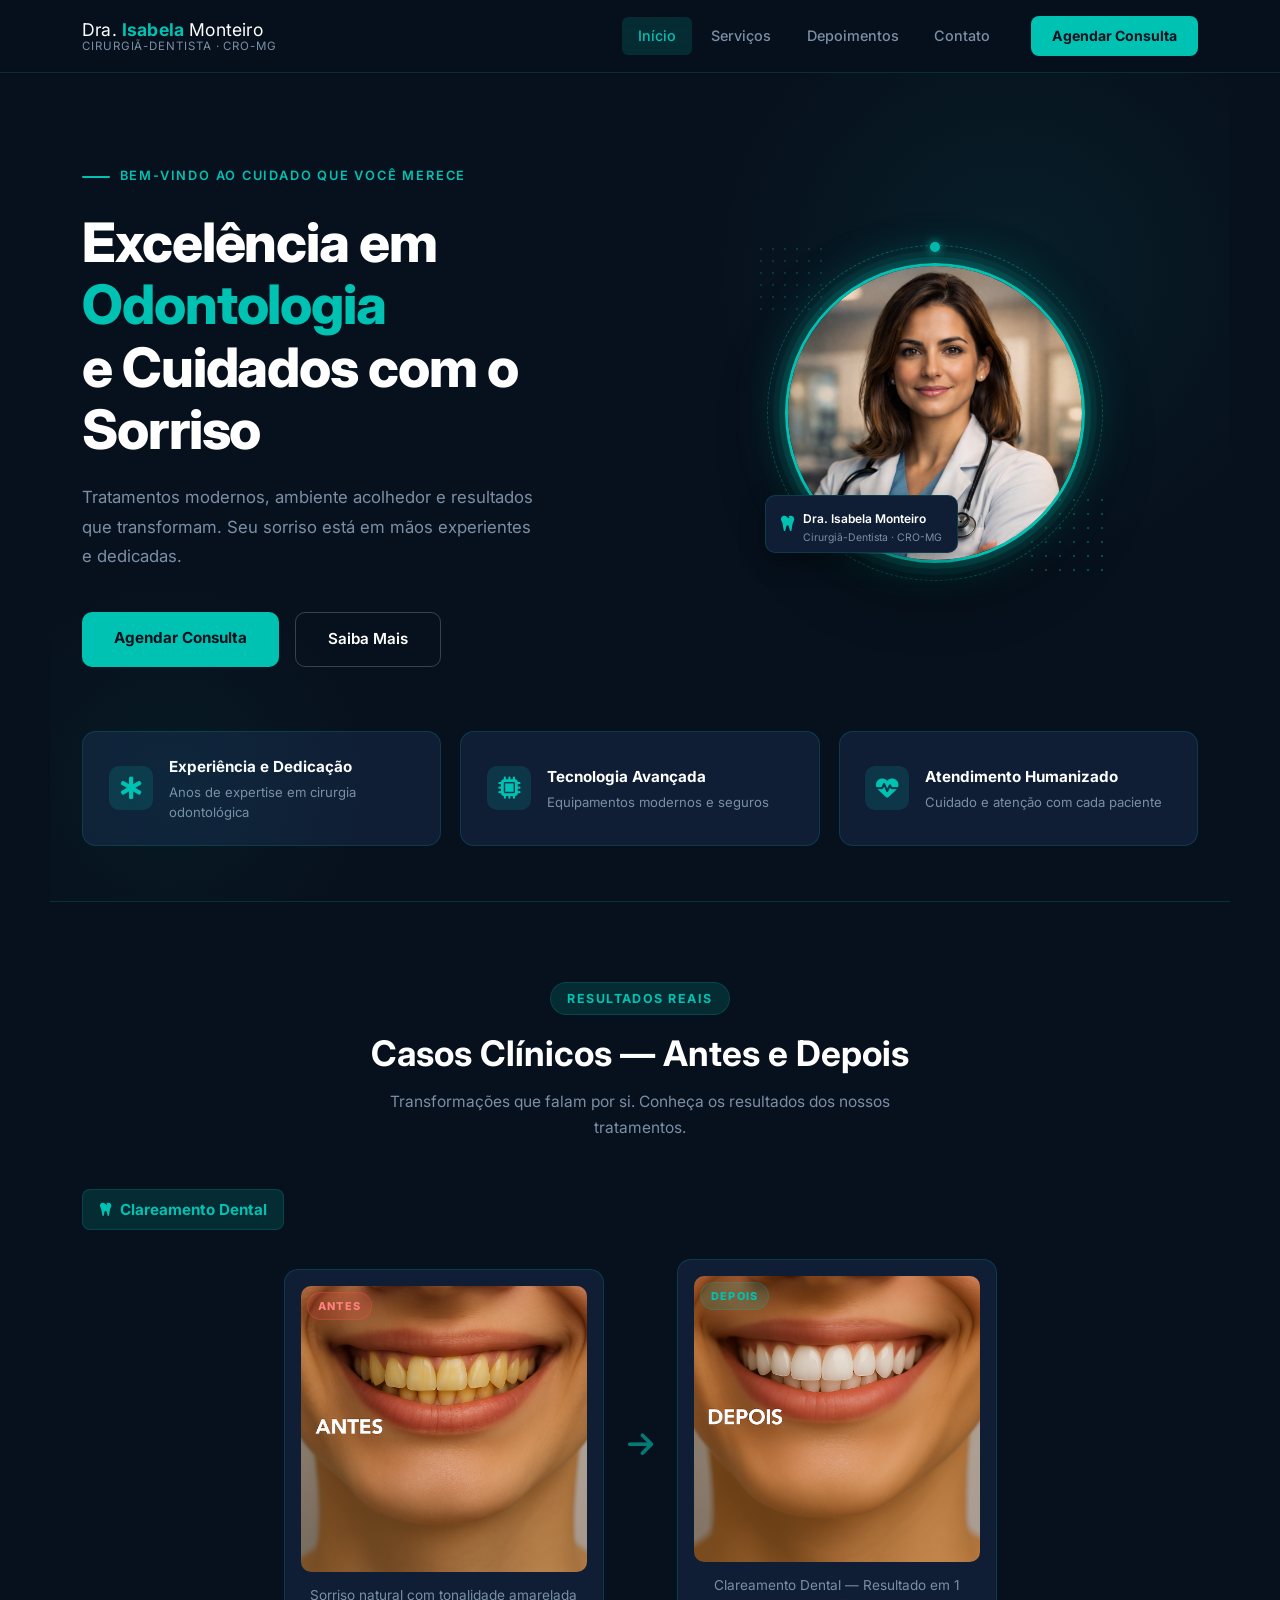
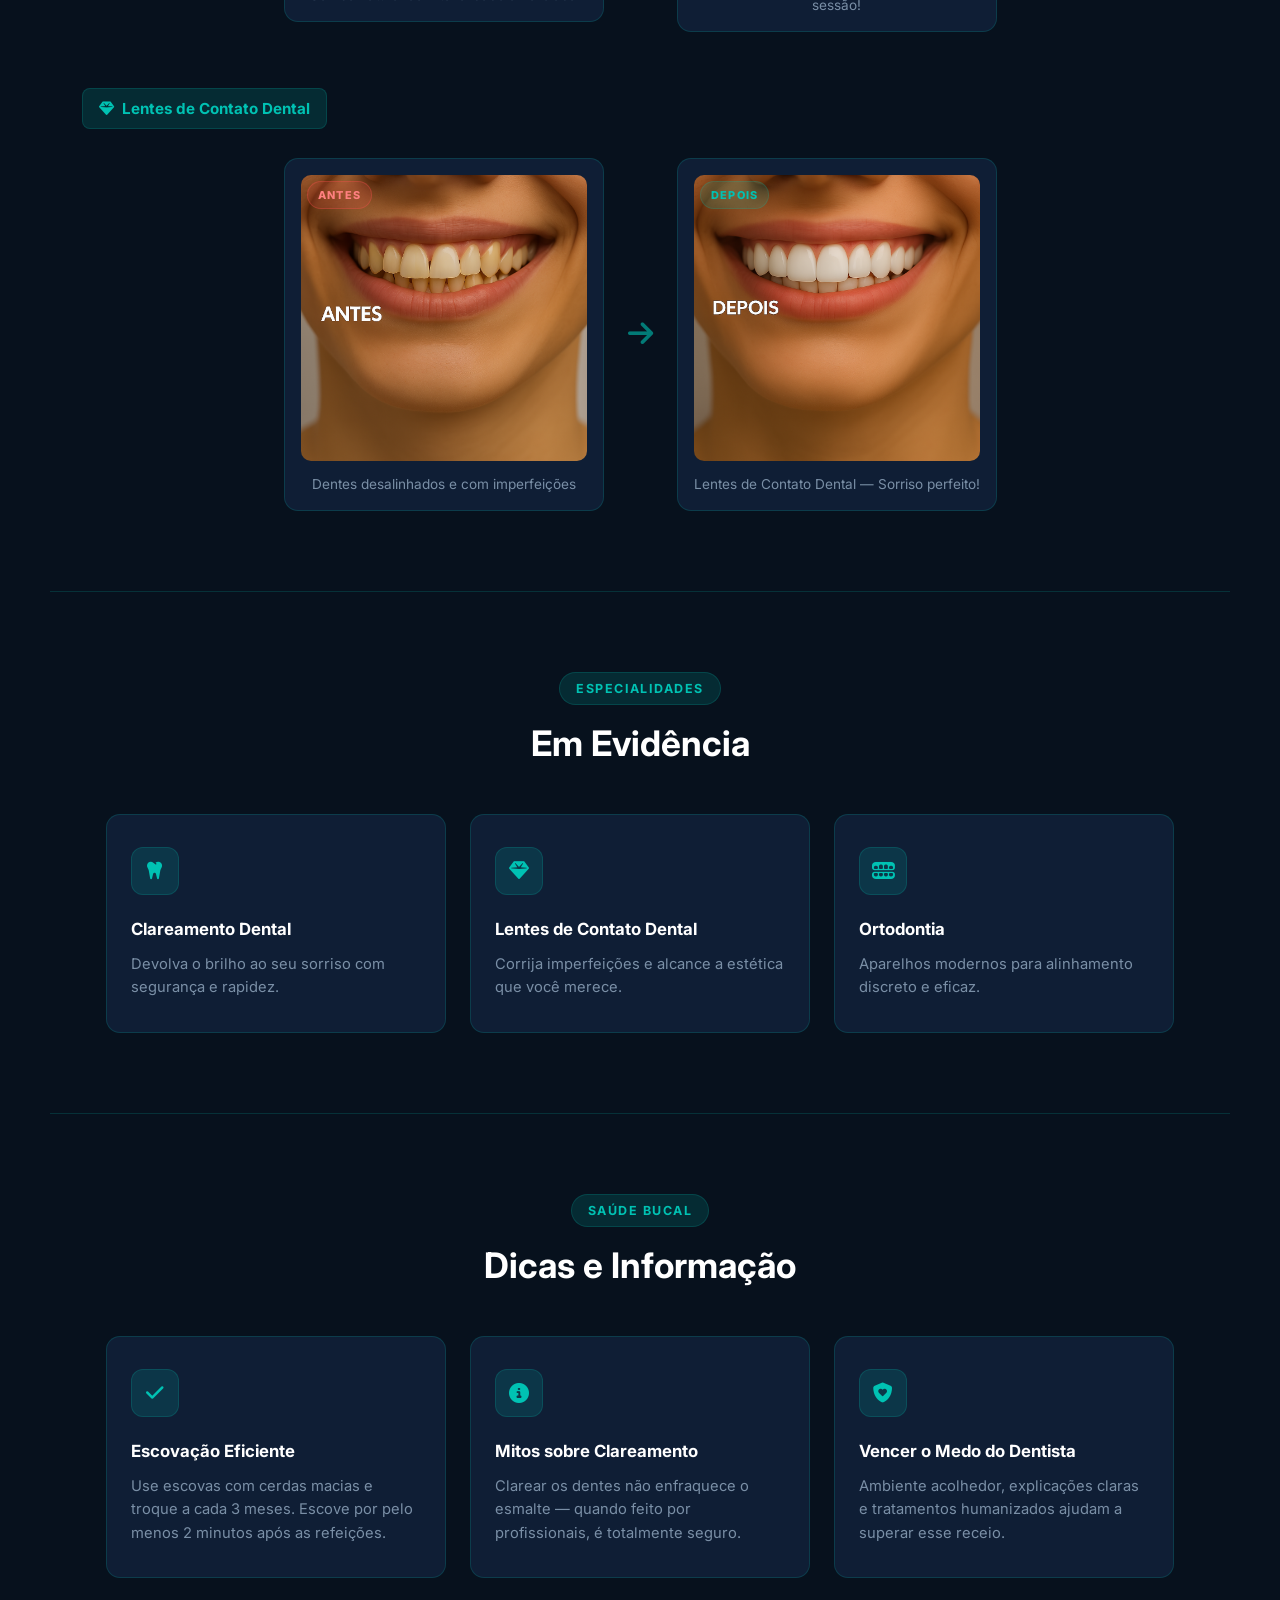
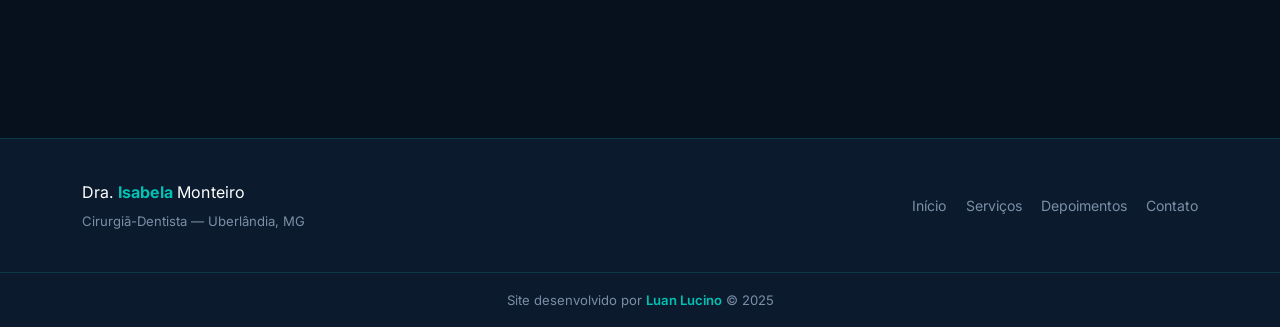
<file: index.html>
<!DOCTYPE html>
<html lang="pt-BR">
<head>
  <meta charset="UTF-8" />
  <meta name="viewport" content="width=device-width, initial-scale=1.0" />
  <title>Dra. Isabela Monteiro — Cirurgiã-Dentista</title>
  <link rel="stylesheet" href="estilos/reset.css" />
  <link rel="stylesheet" href="estilos/landpage.css" />
  <link rel="stylesheet" href="https://cdnjs.cloudflare.com/ajax/libs/font-awesome/6.4.0/css/all.min.css" />
  <link rel="preconnect" href="https://fonts.googleapis.com" />
  <link rel="preconnect" href="https://fonts.gstatic.com" crossorigin />
  <link href="https://fonts.googleapis.com/css2?family=Inter:wght@300;400;500;600;700;800&display=swap" rel="stylesheet" />
  <script defer src="script.js"></script>
</head>
<body class="fade-in">

  <!-- Navbar -->
  <header>
    <div class="navbar-container">
      <div class="brand">
        <span class="brand-name">Dra. <strong>Isabela</strong> Monteiro</span>
        <span class="brand-sub">Cirurgiã-Dentista · CRO-MG</span>
      </div>
      <nav class="menu-navbar">
        <div class="menu-toggle" id="menu-toggle">
          <i class="fa-solid fa-bars"></i>
        </div>
        <ul class="nav-list" id="nav-list">
          <li><a href="index.html" class="active">Início</a></li>
          <li><a href="paginas/servicos.html">Serviços</a></li>
          <li><a href="paginas/depoimentos.html">Depoimentos</a></li>
          <li><a href="paginas/contato.html">Contato</a></li>
        </ul>
        <a href="paginas/contato.html" class="btn-agendar">Agendar Consulta</a>
      </nav>
    </div>
  </header>

  <main>

    <!-- Hero -->
    <section id="hero">
      <div class="hero-content">

        <!-- Texto -->
        <div class="hero-text">
          <p class="hero-subtitle">Bem-vindo ao cuidado que você merece</p>
          <h1>
            Excelência em<br>
            <span class="highlight">Odontologia</span><br>
            e Cuidados com o Sorriso
          </h1>
          <p class="hero-description">
            Tratamentos modernos, ambiente acolhedor e resultados que transformam.
            Seu sorriso está em mãos experientes e dedicadas.
          </p>
          <div class="hero-buttons">
            <a href="paginas/contato.html" class="btn-primary">Agendar Consulta</a>
            <a href="paginas/servicos.html" class="btn-secondary">Saiba Mais</a>
          </div>
        </div>

        <!-- Foto -->
        <div class="hero-image">
          <div class="photo-wrapper">
            <div class="photo-ring"></div>
            <img src="imagens/foto-perfil.png" alt="Dra. Isabela Monteiro — Cirurgiã-Dentista" />
            <div class="photo-accent"></div>
            <div class="photo-accent-2"></div>
            <div class="photo-badge">
              <i class="fa-solid fa-tooth"></i>
              <div>
                <span>Dra. Isabela Monteiro<small>Cirurgiã-Dentista · CRO-MG</small></span>
              </div>
            </div>
          </div>
        </div>

      </div>

      <!-- Destaques -->
      <div class="highlights">
        <div class="highlight-card">
          <i class="fa-solid fa-star-of-life"></i>
          <div>
            <h3>Experiência e Dedicação</h3>
            <p>Anos de expertise em cirurgia odontológica</p>
          </div>
        </div>
        <div class="highlight-card">
          <i class="fa-solid fa-microchip"></i>
          <div>
            <h3>Tecnologia Avançada</h3>
            <p>Equipamentos modernos e seguros</p>
          </div>
        </div>
        <div class="highlight-card">
          <i class="fa-solid fa-heart-pulse"></i>
          <div>
            <h3>Atendimento Humanizado</h3>
            <p>Cuidado e atenção com cada paciente</p>
          </div>
        </div>
      </div>
    </section>

    <!-- Casos Clínicos -->
    <section id="casos-clinicos">
      <div class="section-header">
        <span class="section-tag">Resultados Reais</span>
        <h2>Casos Clínicos — Antes e Depois</h2>
        <p>Transformações que falam por si. Conheça os resultados dos nossos tratamentos.</p>
      </div>

      <div class="caso-group">
        <div class="caso-label"><i class="fa-solid fa-tooth"></i> Clareamento Dental</div>
        <div class="imagem-casos">
          <div class="imagem-card">
            <span class="badge antes">ANTES</span>
            <img src="imagens/clareamento-antes.png" alt="Antes do Clareamento Dental" />
            <p>Sorriso natural com tonalidade amarelada</p>
          </div>
          <div class="arrow-divider"><i class="fa-solid fa-arrow-right"></i></div>
          <div class="imagem-card">
            <span class="badge depois">DEPOIS</span>
            <img src="imagens/clareamento-depois.png" alt="Depois do Clareamento Dental" />
            <p>Clareamento Dental — Resultado em 1 sessão!</p>
          </div>
        </div>
      </div>

      <div class="caso-group">
        <div class="caso-label"><i class="fa-solid fa-gem"></i> Lentes de Contato Dental</div>
        <div class="imagem-casos">
          <div class="imagem-card">
            <span class="badge antes">ANTES</span>
            <img src="imagens/lentes-contato-antes.png" alt="Antes das Lentes de Contato Dental" />
            <p>Dentes desalinhados e com imperfeições</p>
          </div>
          <div class="arrow-divider"><i class="fa-solid fa-arrow-right"></i></div>
          <div class="imagem-card">
            <span class="badge depois">DEPOIS</span>
            <img src="imagens/lentes-contato-depois.png" alt="Depois das Lentes de Contato Dental" />
            <p>Lentes de Contato Dental — Sorriso perfeito!</p>
          </div>
        </div>
      </div>
    </section>

    <!-- Especialidades -->
    <section id="servicos-destaque">
      <div class="section-header">
        <span class="section-tag">Especialidades</span>
        <h2>Em Evidência</h2>
      </div>
      <div class="card-container">
        <div class="card">
          <div class="card-icon"><i class="fa-solid fa-tooth"></i></div>
          <h3>Clareamento Dental</h3>
          <p>Devolva o brilho ao seu sorriso com segurança e rapidez.</p>
        </div>
        <div class="card">
          <div class="card-icon"><i class="fa-solid fa-gem"></i></div>
          <h3>Lentes de Contato Dental</h3>
          <p>Corrija imperfeições e alcance a estética que você merece.</p>
        </div>
        <div class="card">
          <div class="card-icon"><i class="fa-solid fa-teeth-open"></i></div>
          <h3>Ortodontia</h3>
          <p>Aparelhos modernos para alinhamento discreto e eficaz.</p>
        </div>
      </div>
    </section>

    <!-- Dicas -->
    <section id="conteudo-educativo">
      <div class="section-header">
        <span class="section-tag">Saúde Bucal</span>
        <h2>Dicas e Informação</h2>
      </div>
      <div class="card-container">
        <div class="card">
          <div class="card-icon"><i class="fa-solid fa-check"></i></div>
          <h3>Escovação Eficiente</h3>
          <p>Use escovas com cerdas macias e troque a cada 3 meses. Escove por pelo menos 2 minutos após as refeições.</p>
        </div>
        <div class="card">
          <div class="card-icon"><i class="fa-solid fa-circle-info"></i></div>
          <h3>Mitos sobre Clareamento</h3>
          <p>Clarear os dentes não enfraquece o esmalte — quando feito por profissionais, é totalmente seguro.</p>
        </div>
        <div class="card">
          <div class="card-icon"><i class="fa-solid fa-shield-heart"></i></div>
          <h3>Vencer o Medo do Dentista</h3>
          <p>Ambiente acolhedor, explicações claras e tratamentos humanizados ajudam a superar esse receio.</p>
        </div>
      </div>
    </section>

  </main>

  <footer>
    <div class="footer-container">
      <div class="footer-brand">
        <span class="brand-name">Dra. <strong>Isabela</strong> Monteiro</span>
        <p>Cirurgiã-Dentista — Uberlândia, MG</p>
      </div>
      <div class="footer-links">
        <a href="index.html">Início</a>
        <a href="paginas/servicos.html">Serviços</a>
        <a href="paginas/depoimentos.html">Depoimentos</a>
        <a href="paginas/contato.html">Contato</a>
      </div>
    </div>
    <div class="footer-bottom">
      <p>Site desenvolvido por <a href="https://luanlucino.github.io/Portfolio/" target="_blank" rel="noopener">Luan Lucino</a> © 2025</p>
    </div>
  </footer>

</body>
</html>
</file>
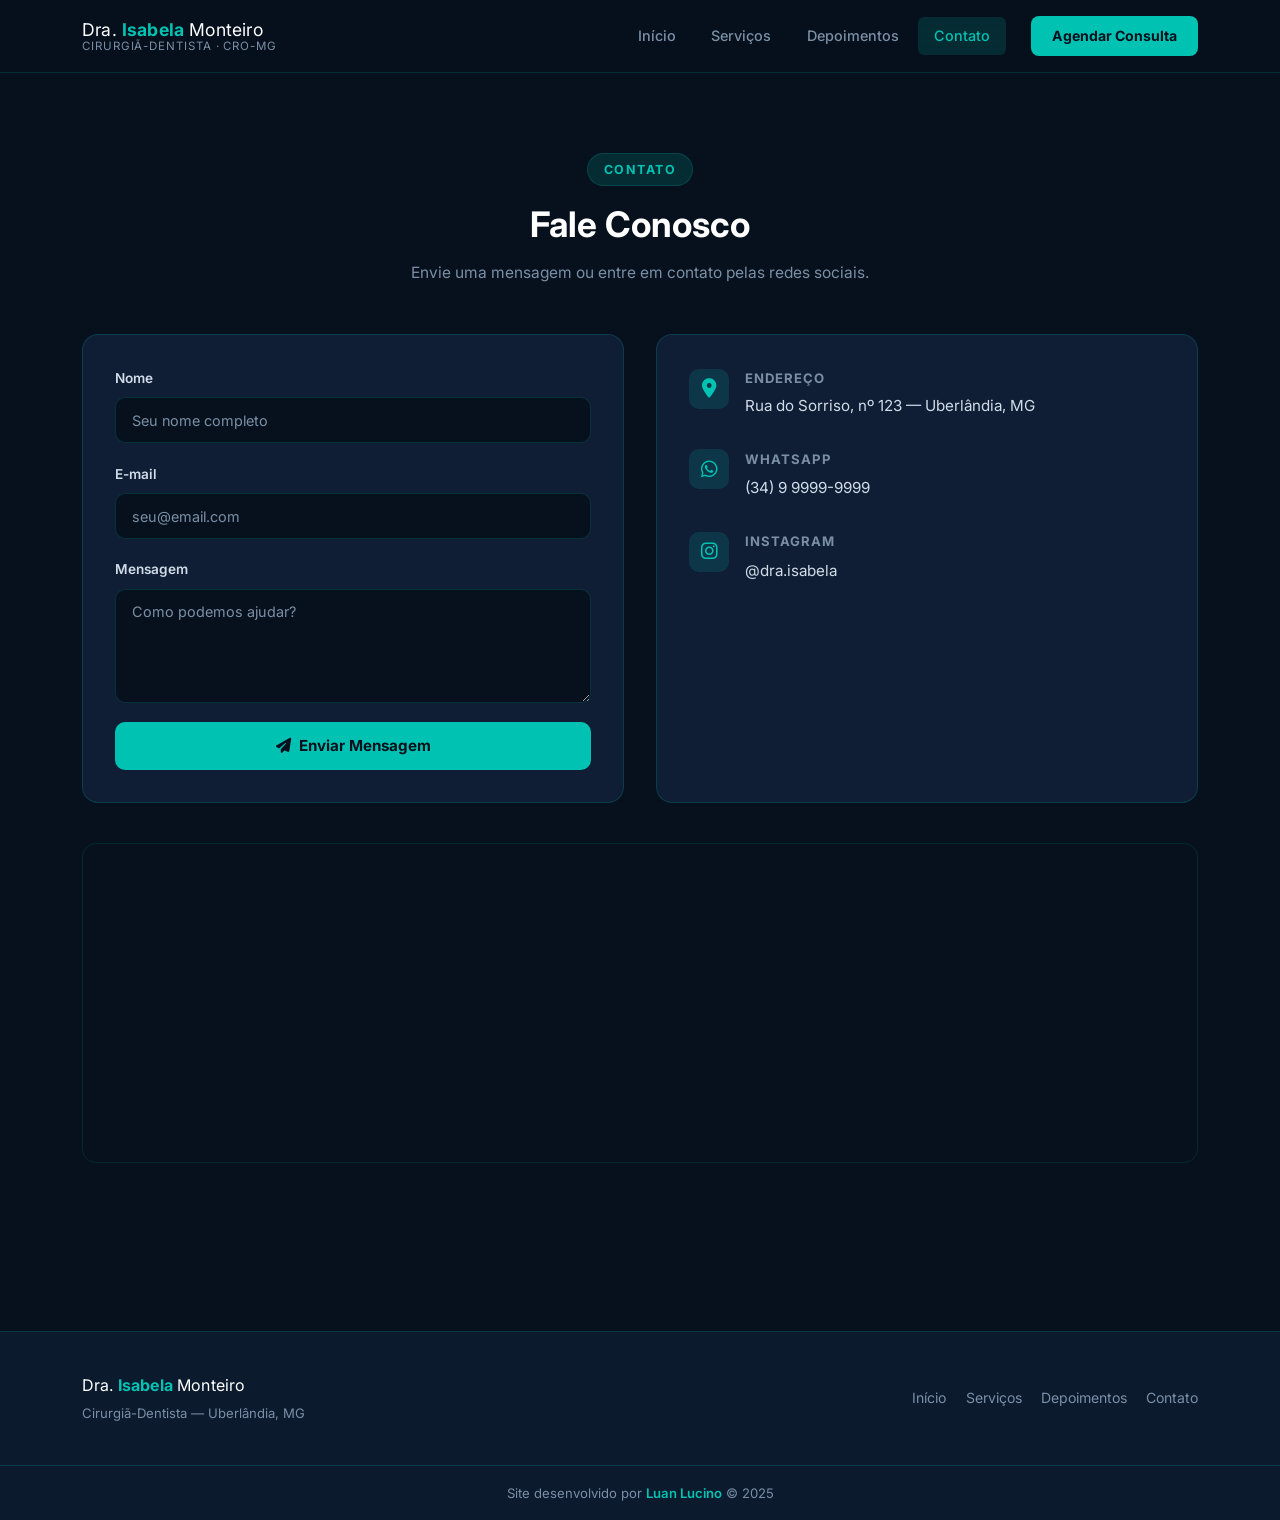
<file: paginas/contato.html>
<!DOCTYPE html>
<html lang="pt-BR">
<head>
  <meta charset="UTF-8" />
  <meta name="viewport" content="width=device-width, initial-scale=1.0" />
  <title>Contato — Dra. Isabela Monteiro</title>
  <link rel="stylesheet" href="../estilos/reset.css" />
  <link rel="stylesheet" href="../estilos/contato.css" />
  <link rel="stylesheet" href="https://cdnjs.cloudflare.com/ajax/libs/font-awesome/6.4.0/css/all.min.css" />
  <link rel="preconnect" href="https://fonts.googleapis.com" />
  <link rel="preconnect" href="https://fonts.gstatic.com" crossorigin />
  <link href="https://fonts.googleapis.com/css2?family=Inter:wght@300;400;500;600;700;800&display=swap" rel="stylesheet" />
  <script defer src="../script.js"></script>
</head>
<body class="fade-in">

  <header>
    <div class="navbar-container">
      <div class="brand">
        <span class="brand-name">Dra. <strong>Isabela</strong> Monteiro</span>
        <span class="brand-sub">Cirurgiã-Dentista · CRO-MG</span>
      </div>
      <nav class="menu-navbar">
        <div class="menu-toggle" id="menu-toggle">
          <i class="fa-solid fa-bars"></i>
        </div>
        <ul class="nav-list" id="nav-list">
          <li><a href="../index.html">Início</a></li>
          <li><a href="servicos.html">Serviços</a></li>
          <li><a href="depoimentos.html">Depoimentos</a></li>
          <li><a href="contato.html" class="active">Contato</a></li>
        </ul>
        <a href="contato.html" class="btn-agendar">Agendar Consulta</a>
      </nav>
    </div>
  </header>

  <main>
    <section id="contato">
      <div class="section-header">
        <span class="section-tag">Contato</span>
        <h2>Fale Conosco</h2>
        <p>Envie uma mensagem ou entre em contato pelas redes sociais.</p>
      </div>

      <div class="contato-grid">
        <form class="contato-form animate">
          <div class="form-group">
            <label for="nome">Nome</label>
            <input type="text" id="nome" name="nome" placeholder="Seu nome completo" required />
          </div>
          <div class="form-group">
            <label for="email">E-mail</label>
            <input type="email" id="email" name="email" placeholder="seu@email.com" required />
          </div>
          <div class="form-group">
            <label for="mensagem">Mensagem</label>
            <textarea id="mensagem" name="mensagem" rows="5" placeholder="Como podemos ajudar?" required></textarea>
          </div>
          <button type="submit" class="btn-submit">
            <i class="fa-solid fa-paper-plane"></i> Enviar Mensagem
          </button>
        </form>

        <div class="social-box animate">
          <div class="info-item">
            <i class="fa-solid fa-location-dot"></i>
            <div>
              <h4>Endereço</h4>
              <p>Rua do Sorriso, nº 123 — Uberlândia, MG</p>
            </div>
          </div>
          <div class="info-item">
            <i class="fa-brands fa-whatsapp"></i>
            <div>
              <h4>WhatsApp</h4>
              <a href="https://wa.me/553499999999" target="_blank">(34) 9 9999-9999</a>
            </div>
          </div>
          <div class="info-item">
            <i class="fa-brands fa-instagram"></i>
            <div>
              <h4>Instagram</h4>
              <a href="https://instagram.com/" target="_blank">@dra.isabela</a>
            </div>
          </div>
        </div>
      </div>

      <div class="mapa animate">
        <iframe src="https://maps.google.com/maps?q=Uberlândia,+MG&output=embed" loading="lazy" frameborder="0" allowfullscreen></iframe>
      </div>
    </section>
  </main>

  <footer>
    <div class="footer-container">
      <div class="footer-brand">
        <span class="brand-name">Dra. <strong>Isabela</strong> Monteiro</span>
        <p>Cirurgiã-Dentista — Uberlândia, MG</p>
      </div>
      <div class="footer-links">
        <a href="../index.html">Início</a>
        <a href="servicos.html">Serviços</a>
        <a href="depoimentos.html">Depoimentos</a>
        <a href="contato.html">Contato</a>
      </div>
    </div>
    <div class="footer-bottom">
      <p>Site desenvolvido por <a href="https://portobeloweb.com.br" target="_blank" rel="noopener">Luan Lucino</a> © 2025</p>
    </div>
  </footer>

</body>
</html>
</file>
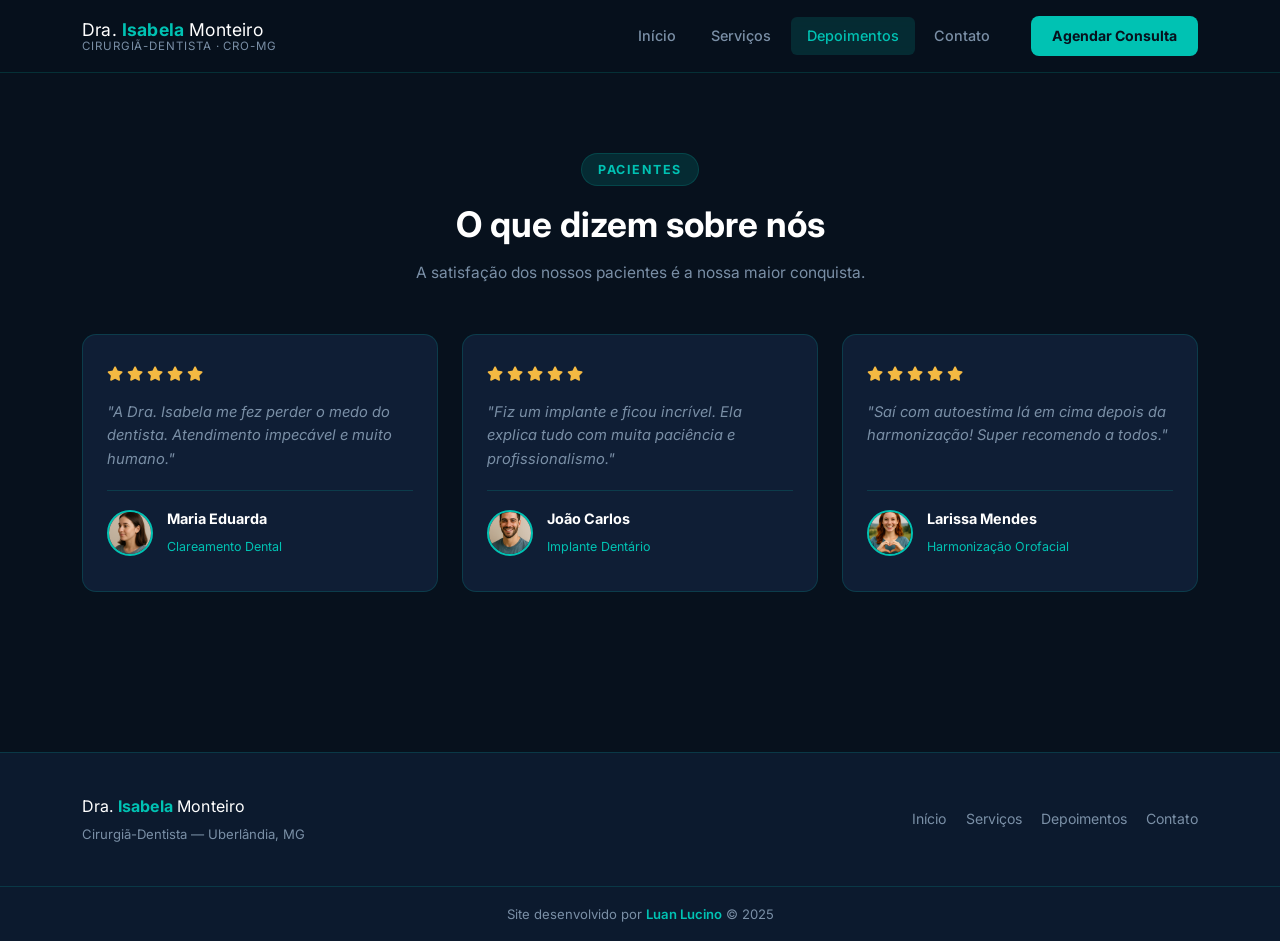
<file: paginas/depoimentos.html>
<!DOCTYPE html>
<html lang="pt-BR">
<head>
  <meta charset="UTF-8" />
  <meta name="viewport" content="width=device-width, initial-scale=1.0" />
  <title>Depoimentos — Dra. Isabela Monteiro</title>
  <link rel="stylesheet" href="../estilos/reset.css" />
  <link rel="stylesheet" href="../estilos/depoimentos.css" />
  <link rel="stylesheet" href="https://cdnjs.cloudflare.com/ajax/libs/font-awesome/6.4.0/css/all.min.css" />
  <link rel="preconnect" href="https://fonts.googleapis.com" />
  <link rel="preconnect" href="https://fonts.gstatic.com" crossorigin />
  <link href="https://fonts.googleapis.com/css2?family=Inter:wght@300;400;500;600;700;800&display=swap" rel="stylesheet" />
  <script defer src="../script.js"></script>
</head>
<body class="fade-in">

  <header>
    <div class="navbar-container">
      <div class="brand">
        <span class="brand-name">Dra. <strong>Isabela</strong> Monteiro</span>
        <span class="brand-sub">Cirurgiã-Dentista · CRO-MG</span>
      </div>
      <nav class="menu-navbar">
        <div class="menu-toggle" id="menu-toggle">
          <i class="fa-solid fa-bars"></i>
        </div>
        <ul class="nav-list" id="nav-list">
          <li><a href="../index.html">Início</a></li>
          <li><a href="servicos.html">Serviços</a></li>
          <li><a href="depoimentos.html" class="active">Depoimentos</a></li>
          <li><a href="contato.html">Contato</a></li>
        </ul>
        <a href="contato.html" class="btn-agendar">Agendar Consulta</a>
      </nav>
    </div>
  </header>

  <main>
    <section id="depoimentos">
      <div class="section-header">
        <span class="section-tag">Pacientes</span>
        <h2>O que dizem sobre nós</h2>
        <p>A satisfação dos nossos pacientes é a nossa maior conquista.</p>
      </div>
      <div class="cards-container">
        <article class="card animate">
          <div class="stars">
            <i class="fa-solid fa-star"></i><i class="fa-solid fa-star"></i><i class="fa-solid fa-star"></i><i class="fa-solid fa-star"></i><i class="fa-solid fa-star"></i>
          </div>
          <p class="depo-text">"A Dra. Isabela me fez perder o medo do dentista. Atendimento impecável e muito humano."</p>
          <div class="depo-author">
            <img src="../imagens/depoimento-paciente-1.png" alt="Maria Eduarda" class="avatar" />
            <div>
              <strong>Maria Eduarda</strong>
              <span>Clareamento Dental</span>
            </div>
          </div>
        </article>
        <article class="card animate">
          <div class="stars">
            <i class="fa-solid fa-star"></i><i class="fa-solid fa-star"></i><i class="fa-solid fa-star"></i><i class="fa-solid fa-star"></i><i class="fa-solid fa-star"></i>
          </div>
          <p class="depo-text">"Fiz um implante e ficou incrível. Ela explica tudo com muita paciência e profissionalismo."</p>
          <div class="depo-author">
            <img src="../imagens/depoimento-paciente-2.png" alt="João Carlos" class="avatar" />
            <div>
              <strong>João Carlos</strong>
              <span>Implante Dentário</span>
            </div>
          </div>
        </article>
        <article class="card animate">
          <div class="stars">
            <i class="fa-solid fa-star"></i><i class="fa-solid fa-star"></i><i class="fa-solid fa-star"></i><i class="fa-solid fa-star"></i><i class="fa-solid fa-star"></i>
          </div>
          <p class="depo-text">"Saí com autoestima lá em cima depois da harmonização! Super recomendo a todos."</p>
          <div class="depo-author">
            <img src="../imagens/depoimento-paciente-3.png" alt="Larissa Mendes" class="avatar" />
            <div>
              <strong>Larissa Mendes</strong>
              <span>Harmonização Orofacial</span>
            </div>
          </div>
        </article>
      </div>
    </section>
  </main>

  <footer>
    <div class="footer-container">
      <div class="footer-brand">
        <span class="brand-name">Dra. <strong>Isabela</strong> Monteiro</span>
        <p>Cirurgiã-Dentista — Uberlândia, MG</p>
      </div>
      <div class="footer-links">
        <a href="../index.html">Início</a>
        <a href="servicos.html">Serviços</a>
        <a href="depoimentos.html">Depoimentos</a>
        <a href="contato.html">Contato</a>
      </div>
    </div>
    <div class="footer-bottom">
      <p>Site desenvolvido por <a href="https://portobeloweb.com.br" target="_blank" rel="noopener">Luan Lucino</a> © 2025</p>
    </div>
  </footer>

</body>
</html>
</file>
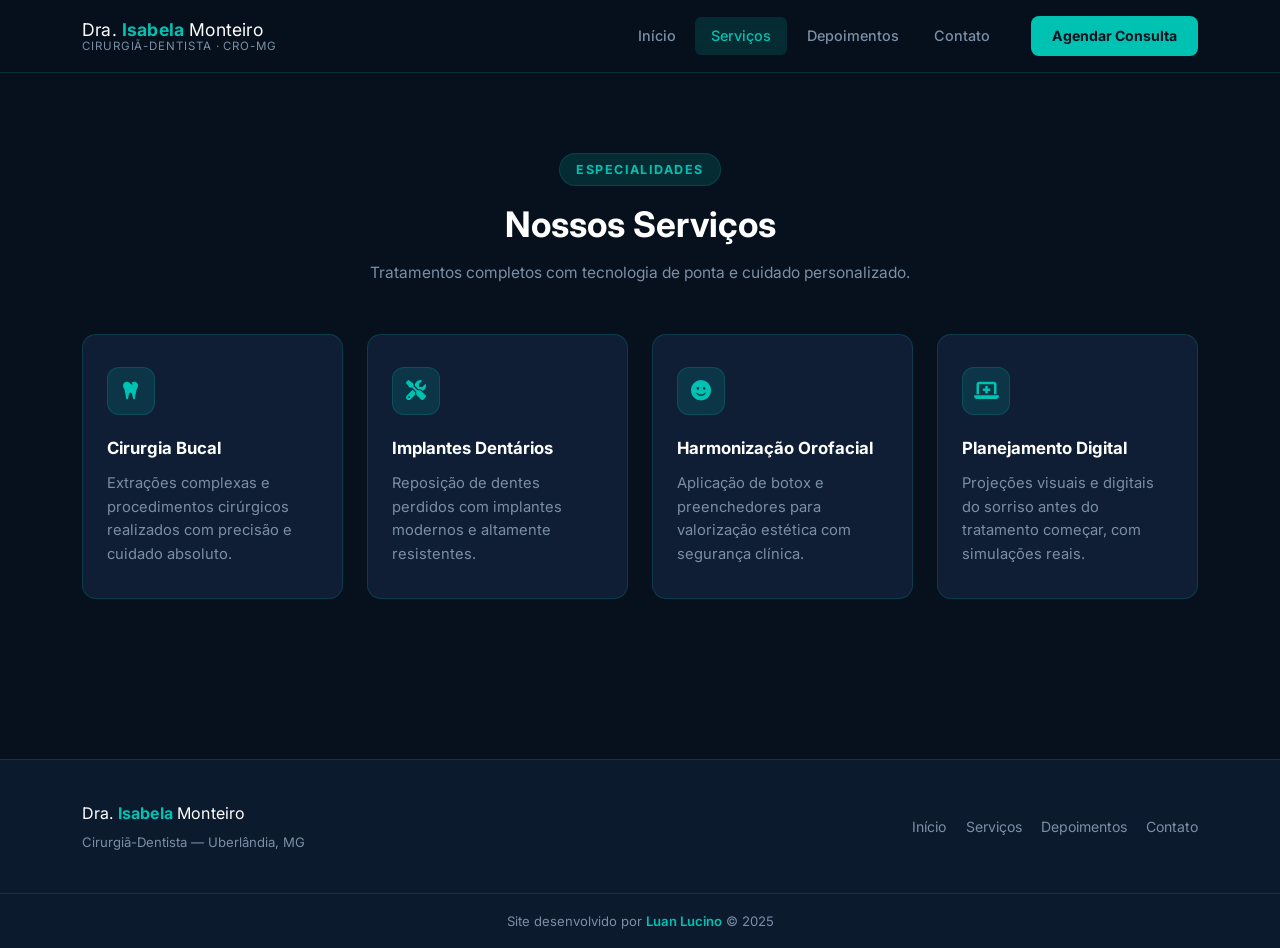
<file: paginas/servicos.html>
<!DOCTYPE html>
<html lang="pt-BR">
<head>
  <meta charset="UTF-8" />
  <meta name="viewport" content="width=device-width, initial-scale=1.0" />
  <title>Serviços — Dra. Isabela Monteiro</title>
  <link rel="stylesheet" href="../estilos/reset.css" />
  <link rel="stylesheet" href="../estilos/servicos.css" />
  <link rel="stylesheet" href="https://cdnjs.cloudflare.com/ajax/libs/font-awesome/6.4.0/css/all.min.css" />
  <link rel="preconnect" href="https://fonts.googleapis.com" />
  <link rel="preconnect" href="https://fonts.gstatic.com" crossorigin />
  <link href="https://fonts.googleapis.com/css2?family=Inter:wght@300;400;500;600;700;800&display=swap" rel="stylesheet" />
  <script defer src="../script.js"></script>
</head>
<body class="fade-in">

  <header>
    <div class="navbar-container">
      <div class="brand">
        <span class="brand-name">Dra. <strong>Isabela</strong> Monteiro</span>
        <span class="brand-sub">Cirurgiã-Dentista · CRO-MG</span>
      </div>
      <nav class="menu-navbar">
        <div class="menu-toggle" id="menu-toggle">
          <i class="fa-solid fa-bars"></i>
        </div>
        <ul class="nav-list" id="nav-list">
          <li><a href="../index.html">Início</a></li>
          <li><a href="servicos.html" class="active">Serviços</a></li>
          <li><a href="depoimentos.html">Depoimentos</a></li>
          <li><a href="contato.html">Contato</a></li>
        </ul>
        <a href="contato.html" class="btn-agendar">Agendar Consulta</a>
      </nav>
    </div>
  </header>

  <main>
    <section id="servicos">
      <div class="section-header">
        <span class="section-tag">Especialidades</span>
        <h2>Nossos Serviços</h2>
        <p>Tratamentos completos com tecnologia de ponta e cuidado personalizado.</p>
      </div>
      <div class="cards-container">
        <article class="card animate">
          <div class="card-icon"><i class="fa-solid fa-tooth"></i></div>
          <h3>Cirurgia Bucal</h3>
          <p>Extrações complexas e procedimentos cirúrgicos realizados com precisão e cuidado absoluto.</p>
        </article>
        <article class="card animate">
          <div class="card-icon"><i class="fa-solid fa-screwdriver-wrench"></i></div>
          <h3>Implantes Dentários</h3>
          <p>Reposição de dentes perdidos com implantes modernos e altamente resistentes.</p>
        </article>
        <article class="card animate">
          <div class="card-icon"><i class="fa-solid fa-face-smile"></i></div>
          <h3>Harmonização Orofacial</h3>
          <p>Aplicação de botox e preenchedores para valorização estética com segurança clínica.</p>
        </article>
        <article class="card animate">
          <div class="card-icon"><i class="fa-solid fa-laptop-medical"></i></div>
          <h3>Planejamento Digital</h3>
          <p>Projeções visuais e digitais do sorriso antes do tratamento começar, com simulações reais.</p>
        </article>
      </div>
    </section>
  </main>

  <footer>
    <div class="footer-container">
      <div class="footer-brand">
        <span class="brand-name">Dra. <strong>Isabela</strong> Monteiro</span>
        <p>Cirurgiã-Dentista — Uberlândia, MG</p>
      </div>
      <div class="footer-links">
        <a href="../index.html">Início</a>
        <a href="servicos.html">Serviços</a>
        <a href="depoimentos.html">Depoimentos</a>
        <a href="contato.html">Contato</a>
      </div>
    </div>
    <div class="footer-bottom">
      <p>Site desenvolvido por <a href="https://portobeloweb.com.br" target="_blank" rel="noopener">Luan Lucino</a> © 2025</p>
    </div>
  </footer>

</body>
</html>
</file>
<file: estilos/landpage.css>
/* ===================================================
   LANDPAGE — INDEX
   =================================================== */

/* ─── HERO ──────────────────────────────────────────── */

#hero {
  min-height: calc(100vh - 72px);
  display: flex;
  flex-direction: column;
  justify-content: center;
  padding: 5rem 2rem 3rem;
  position: relative;
  overflow: hidden;
}

/* Ambient background glow */
#hero::before {
  content: '';
  position: absolute;
  top: -120px;
  right: -100px;
  width: 640px;
  height: 640px;
  border-radius: 50%;
  background: radial-gradient(circle, rgba(0,194,179,0.08) 0%, transparent 65%);
  pointer-events: none;
}

#hero::after {
  content: '';
  position: absolute;
  bottom: -80px;
  left: -80px;
  width: 400px;
  height: 400px;
  border-radius: 50%;
  background: radial-gradient(circle, rgba(0,194,179,0.05) 0%, transparent 70%);
  pointer-events: none;
}

.hero-content {
  max-width: 1180px;
  margin: 0 auto;
  width: 100%;
  display: grid;
  grid-template-columns: 1fr 1fr;
  align-items: center;
  gap: 4rem;
}

/* ─── HERO TEXTO ─────────────────────────────────── */

.hero-text { position: relative; z-index: 2; }

.hero-subtitle {
  display: inline-block;
  font-size: 0.8rem;
  font-weight: 600;
  letter-spacing: 0.14em;
  text-transform: uppercase;
  color: var(--teal);
  margin-bottom: 1.2rem;
  padding: 0.3rem 0;
  position: relative;
}

.hero-subtitle::before {
  content: '';
  display: inline-block;
  width: 28px;
  height: 2px;
  background: var(--teal);
  vertical-align: middle;
  margin-right: 0.6rem;
  border-radius: 2px;
}

.hero-text h1 {
  font-size: clamp(2.2rem, 4.5vw, 3.4rem);
  font-weight: 800;
  color: var(--white);
  line-height: 1.15;
  margin-bottom: 1.4rem;
  letter-spacing: -0.02em;
}

.hero-text h1 .highlight {
  color: var(--teal);
}

.hero-description {
  font-size: 1.05rem;
  color: var(--muted);
  max-width: 460px;
  margin-bottom: 2.5rem;
  line-height: 1.75;
}

.hero-buttons {
  display: flex;
  gap: 1rem;
  flex-wrap: wrap;
}

.btn-primary {
  padding: 0.85rem 2rem;
  background: var(--teal);
  color: #07111d;
  font-weight: 700;
  font-size: 0.95rem;
  border-radius: 10px;
  transition: background 0.25s, transform 0.2s, box-shadow 0.25s;
}

.btn-primary:hover {
  background: var(--teal-hover);
  transform: translateY(-2px);
  box-shadow: 0 10px 30px var(--teal-glow);
}

.btn-secondary {
  padding: 0.85rem 2rem;
  background: transparent;
  color: var(--white);
  font-weight: 600;
  font-size: 0.95rem;
  border-radius: 10px;
  border: 1.5px solid rgba(255,255,255,0.2);
  transition: border-color 0.25s, background 0.25s, transform 0.2s;
}

.btn-secondary:hover {
  border-color: var(--teal);
  background: var(--teal-dim);
  transform: translateY(-2px);
}

/* ─── HERO FOTO ──────────────────────────────────── */

.hero-image {
  display: flex;
  justify-content: center;
  align-items: center;
  position: relative;
  z-index: 2;
}

.photo-wrapper {
  position: relative;
  width: 300px;
  height: 300px;
}

/* Glow backdrop */
.photo-wrapper::before {
  content: '';
  position: absolute;
  inset: -50px;
  border-radius: 50%;
  background: radial-gradient(circle, rgba(0,194,179,0.12) 0%, transparent 65%);
  pointer-events: none;
}

/* Photo */
.photo-wrapper img {
  position: relative;
  z-index: 2;
  width: 100%;
  height: 100%;
  object-fit: cover;
  border-radius: 50%;
  border: 3px solid var(--teal);
  box-shadow:
    0 0 0 6px rgba(0, 194, 179, 0.12),
    0 0 0 12px rgba(0, 194, 179, 0.06),
    0 0 50px rgba(0, 194, 179, 0.3),
    0 24px 60px rgba(0, 0, 0, 0.5);
}

/* Animated outer ring */
.photo-ring {
  position: absolute;
  inset: -18px;
  border-radius: 50%;
  border: 1.5px dashed rgba(0, 194, 179, 0.4);
  animation: spin-ring 14s linear infinite;
  pointer-events: none;
  z-index: 1;
}

.photo-ring::after {
  content: '';
  position: absolute;
  top: -4px;
  left: 50%;
  transform: translateX(-50%);
  width: 10px;
  height: 10px;
  border-radius: 50%;
  background: var(--teal);
  box-shadow: 0 0 10px var(--teal);
}

@keyframes spin-ring {
  from { transform: rotate(0deg); }
  to   { transform: rotate(360deg); }
}

/* Dot grid accent */
.photo-accent {
  position: absolute;
  bottom: -20px;
  right: -30px;
  width: 90px;
  height: 90px;
  background-image: radial-gradient(circle, rgba(0,194,179,0.35) 1.5px, transparent 1.5px);
  background-size: 14px 14px;
  z-index: 1;
}

/* Second dot grid top-left */
.photo-accent-2 {
  position: absolute;
  top: -20px;
  left: -30px;
  width: 70px;
  height: 70px;
  background-image: radial-gradient(circle, rgba(0,194,179,0.2) 1.5px, transparent 1.5px);
  background-size: 12px 12px;
  z-index: 1;
}

/* CRO badge */
.photo-badge {
  position: absolute;
  bottom: 10px;
  left: -20px;
  z-index: 3;
  background: var(--card);
  border: 1px solid var(--border);
  border-radius: 10px;
  padding: 0.5rem 0.9rem;
  display: flex;
  align-items: center;
  gap: 0.5rem;
  box-shadow: 0 8px 24px rgba(0,0,0,0.4);
  backdrop-filter: blur(8px);
}

.photo-badge i {
  color: var(--teal);
  font-size: 1.1rem;
}

.photo-badge span {
  font-size: 0.75rem;
  color: var(--white);
  font-weight: 600;
  line-height: 1.3;
}

.photo-badge small {
  display: block;
  font-size: 0.65rem;
  color: var(--muted);
  font-weight: 400;
}

/* ─── HIGHLIGHTS (abaixo do hero) ────────────────── */

.highlights {
  max-width: 1180px;
  margin: 4rem auto 0;
  display: grid;
  grid-template-columns: repeat(3, 1fr);
  gap: 1.2rem;
}

.highlight-card {
  display: flex;
  align-items: center;
  gap: 1rem;
  background: var(--card);
  border: 1px solid var(--border);
  border-radius: 14px;
  padding: 1.4rem 1.6rem;
  transition: border-color 0.3s, box-shadow 0.3s, transform 0.3s;
}

.highlight-card:hover {
  border-color: var(--teal);
  box-shadow: 0 8px 28px rgba(0,194,179,0.12);
  transform: translateY(-4px);
}

.highlight-card > i {
  font-size: 1.4rem;
  color: var(--teal);
  flex-shrink: 0;
  width: 44px;
  height: 44px;
  background: var(--teal-dim);
  border-radius: 10px;
  display: flex;
  align-items: center;
  justify-content: center;
}

.highlight-card h3 {
  font-size: 0.95rem;
  font-weight: 700;
  color: var(--white);
  margin-bottom: 0.2rem;
}

.highlight-card p {
  font-size: 0.82rem;
  color: var(--muted);
  line-height: 1.5;
}

/* ─── SEÇÕES PRINCIPAIS ──────────────────────────── */

main section {
  max-width: 1180px;
  margin: 0 auto;
  padding: 5rem 2rem;
}

main section + section {
  border-top: 1px solid var(--border);
}

/* ─── CASOS CLÍNICOS ─────────────────────────────── */

.caso-group {
  margin-bottom: 3.5rem;
}

.caso-group:last-child { margin-bottom: 0; }

.caso-label {
  display: inline-flex;
  align-items: center;
  gap: 0.5rem;
  font-size: 0.95rem;
  font-weight: 700;
  color: var(--teal);
  background: var(--teal-dim);
  border: 1px solid var(--border);
  border-radius: 8px;
  padding: 0.4rem 1rem;
  margin-bottom: 1.8rem;
}

.imagem-casos {
  display: flex;
  align-items: center;
  gap: 1.5rem;
  flex-wrap: wrap;
  justify-content: center;
}

.arrow-divider {
  font-size: 1.8rem;
  color: var(--teal);
  opacity: 0.6;
  flex-shrink: 0;
}

.imagem-card {
  flex: 1 1 260px;
  max-width: 320px;
  background: var(--card);
  border: 1px solid var(--border);
  border-radius: 14px;
  padding: 1rem;
  text-align: center;
  position: relative;
  transition: border-color 0.3s, transform 0.3s;
}

.imagem-card:hover {
  border-color: var(--teal);
  transform: translateY(-4px);
}

.imagem-card img {
  width: 100%;
  border-radius: 10px;
  margin-bottom: 0.8rem;
}

.imagem-card p {
  font-size: 0.85rem;
  color: var(--muted);
  line-height: 1.5;
}

.badge {
  position: absolute;
  top: 1.4rem;
  left: 1.4rem;
  font-size: 0.68rem;
  font-weight: 800;
  letter-spacing: 0.1em;
  padding: 0.22rem 0.65rem;
  border-radius: 50px;
}

.badge.antes {
  background: rgba(255,80,80,0.15);
  color: #ff8080;
  border: 1px solid rgba(255,80,80,0.3);
}

.badge.depois {
  background: var(--teal-dim);
  color: var(--teal);
  border: 1px solid var(--border);
}

/* ─── RESPONSIVO ─────────────────────────────────── */

@media (max-width: 900px) {
  .hero-content {
    grid-template-columns: 1fr;
    text-align: center;
    gap: 3rem;
  }

  .hero-description { margin: 0 auto 2.5rem; }
  .hero-buttons { justify-content: center; }
  .hero-subtitle::before { display: none; }

  .highlights {
    grid-template-columns: 1fr;
  }

  .photo-wrapper {
    width: 240px;
    height: 240px;
  }

  .photo-badge { display: none; }
}

@media (max-width: 600px) {
  #hero { padding: 3.5rem 1.2rem 2.5rem; }

  main section { padding: 3.5rem 1.2rem; }

  .photo-wrapper { width: 200px; height: 200px; }

  .arrow-divider { transform: rotate(90deg); }

  .card { flex: 1 1 100%; }
}
</file>
<file: estilos/contato.css>
/* ===================================================
   CONTATO PAGE
   =================================================== */

main section {
  max-width: 1180px;
  margin: 0 auto;
  padding: 5rem 2rem;
}

/* ─── GRID ──────────────────────────────────────── */

.contato-grid {
  display: grid;
  grid-template-columns: 1fr 1fr;
  gap: 2rem;
  margin-bottom: 2.5rem;
}

/* ─── FORMULÁRIO ─────────────────────────────── */

.contato-form {
  background: var(--card);
  border: 1px solid var(--border);
  border-radius: 16px;
  padding: 2rem;
  display: flex;
  flex-direction: column;
  gap: 1.2rem;
}

.form-group {
  display: flex;
  flex-direction: column;
  gap: 0.45rem;
}

.form-group label {
  font-size: 0.85rem;
  font-weight: 600;
  color: var(--text);
}

.contato-form input,
.contato-form textarea {
  background: var(--bg);
  border: 1px solid var(--border);
  border-radius: 10px;
  padding: 0.85rem 1rem;
  font-size: 0.9rem;
  color: var(--white);
  font-family: inherit;
  transition: border-color 0.25s, box-shadow 0.25s;
  resize: vertical;
}

.contato-form input::placeholder,
.contato-form textarea::placeholder {
  color: var(--muted);
}

.contato-form input:focus,
.contato-form textarea:focus {
  outline: none;
  border-color: var(--teal);
  box-shadow: 0 0 0 3px rgba(0,194,179,0.12);
}

.btn-submit {
  display: flex;
  align-items: center;
  justify-content: center;
  gap: 0.5rem;
  background: var(--teal);
  color: #07111d;
  border: none;
  border-radius: 10px;
  padding: 0.9rem 1.5rem;
  font-size: 0.95rem;
  font-weight: 700;
  cursor: pointer;
  font-family: inherit;
  transition: background 0.25s, transform 0.2s, box-shadow 0.25s;
}

.btn-submit:hover {
  background: var(--teal-hover);
  transform: translateY(-2px);
  box-shadow: 0 8px 24px var(--teal-glow);
}

/* ─── SOCIAL BOX ─────────────────────────────── */

.social-box {
  background: var(--card);
  border: 1px solid var(--border);
  border-radius: 16px;
  padding: 2rem;
  display: flex;
  flex-direction: column;
  gap: 1.8rem;
}

.info-item {
  display: flex;
  align-items: flex-start;
  gap: 1rem;
}

.info-item > i {
  font-size: 1.2rem;
  color: var(--teal);
  width: 40px;
  height: 40px;
  background: var(--teal-dim);
  border-radius: 10px;
  display: flex;
  align-items: center;
  justify-content: center;
  flex-shrink: 0;
  margin-top: 0.1rem;
}

.info-item h4 {
  font-size: 0.82rem;
  font-weight: 700;
  color: var(--muted);
  text-transform: uppercase;
  letter-spacing: 0.08em;
  margin-bottom: 0.25rem;
}

.info-item p,
.info-item a {
  font-size: 0.95rem;
  color: var(--text);
  transition: color 0.2s;
}

.info-item a:hover { color: var(--teal); }

/* ─── MAPA ───────────────────────────────────── */

.mapa iframe {
  width: 100%;
  height: 320px;
  border-radius: 14px;
  border: 1px solid var(--border);
  filter: invert(0.9) hue-rotate(180deg);
}

/* Animação */
.animate {
  opacity: 0;
  transform: translateY(20px);
  animation: slideUp 0.6s ease forwards;
}

.animate:nth-child(1) { animation-delay: 0.1s; }
.animate:nth-child(2) { animation-delay: 0.2s; }
.animate:nth-child(3) { animation-delay: 0.3s; }

@keyframes slideUp {
  to { opacity: 1; transform: translateY(0); }
}

/* ─── RESPONSIVE ─────────────────────────────── */

@media (max-width: 768px) {
  main section { padding: 3rem 1.2rem; }

  .contato-grid { grid-template-columns: 1fr; }

  .mapa iframe { height: 250px; }
}

/* Estilo das barras do menu hamburguer */
.menu-toggle .bar {
  display: block;
  width: 25px;
  height: 3px;
  margin: 5px auto;
  background-color: #4b2e1e;
  transition: all 0.3s ease-in-out;
  border-radius: 2px;
}

/* Animação quando ativo */
.menu-toggle.active .bar:nth-child(1) {
  transform: rotate(45deg) translate(5px, 5px);
}

.menu-toggle.active .bar:nth-child(2) {
  opacity: 0;
}

.menu-toggle.active .bar:nth-child(3) {
  transform: rotate(-45deg) translate(5px, -5px);
}
</file>
<file: estilos/depoimentos.css>
/* ===================================================
   DEPOIMENTOS PAGE
   =================================================== */

main section {
  max-width: 1180px;
  margin: 0 auto;
  padding: 5rem 2rem;
}

.cards-container {
  display: flex;
  flex-wrap: wrap;
  gap: 1.5rem;
  justify-content: center;
}

.card {
  flex: 1 1 280px;
  max-width: 360px;
  display: flex;
  flex-direction: column;
  gap: 1.2rem;
}

/* Estrelas */
.stars {
  display: flex;
  gap: 0.25rem;
  color: #f4b942;
  font-size: 0.9rem;
}

/* Texto do depoimento */
.depo-text {
  font-size: 0.96rem;
  color: var(--text);
  line-height: 1.7;
  font-style: italic;
  flex: 1;
}

/* Autor */
.depo-author {
  display: flex;
  align-items: center;
  gap: 0.9rem;
  border-top: 1px solid var(--border);
  padding-top: 1rem;
  margin-top: auto;
}

.avatar {
  width: 46px;
  height: 46px;
  border-radius: 50%;
  object-fit: cover;
  border: 2px solid var(--teal);
  flex-shrink: 0;
}

.depo-author strong {
  display: block;
  font-size: 0.9rem;
  color: var(--white);
  font-weight: 700;
}

.depo-author span {
  font-size: 0.78rem;
  color: var(--teal);
}

/* Animação */
.card.animate {
  opacity: 0;
  transform: translateY(20px);
  animation: slideUp 0.6s ease forwards;
}

.card.animate:nth-child(1) { animation-delay: 0.1s; }
.card.animate:nth-child(2) { animation-delay: 0.2s; }
.card.animate:nth-child(3) { animation-delay: 0.3s; }

@keyframes slideUp {
  to { opacity: 1; transform: translateY(0); }
}

@media (max-width: 600px) {
  main section { padding: 3rem 1.2rem; }
  .card { flex: 1 1 100%; max-width: 100%; }
}
</file>
<file: estilos/servicos.css>
/* ===================================================
   SERVIÇOS PAGE
   =================================================== */

main section {
  max-width: 1180px;
  margin: 0 auto;
  padding: 5rem 2rem;
}

/* Usa .card e .card-icon do reset.css (compartilhado) */

.cards-container {
  display: flex;
  flex-wrap: wrap;
  gap: 1.5rem;
  justify-content: center;
}

.card {
  flex: 1 1 260px;
  max-width: 320px;
}

/* Animação de entrada */
.card.animate {
  opacity: 0;
  transform: translateY(20px);
  animation: slideUp 0.6s ease forwards;
}

.card.animate:nth-child(1) { animation-delay: 0.1s; }
.card.animate:nth-child(2) { animation-delay: 0.2s; }
.card.animate:nth-child(3) { animation-delay: 0.3s; }
.card.animate:nth-child(4) { animation-delay: 0.4s; }

@keyframes slideUp {
  to { opacity: 1; transform: translateY(0); }
}

@media (max-width: 600px) {
  main section { padding: 3rem 1.2rem; }
  .card { flex: 1 1 100%; max-width: 100%; }
}
</file>
